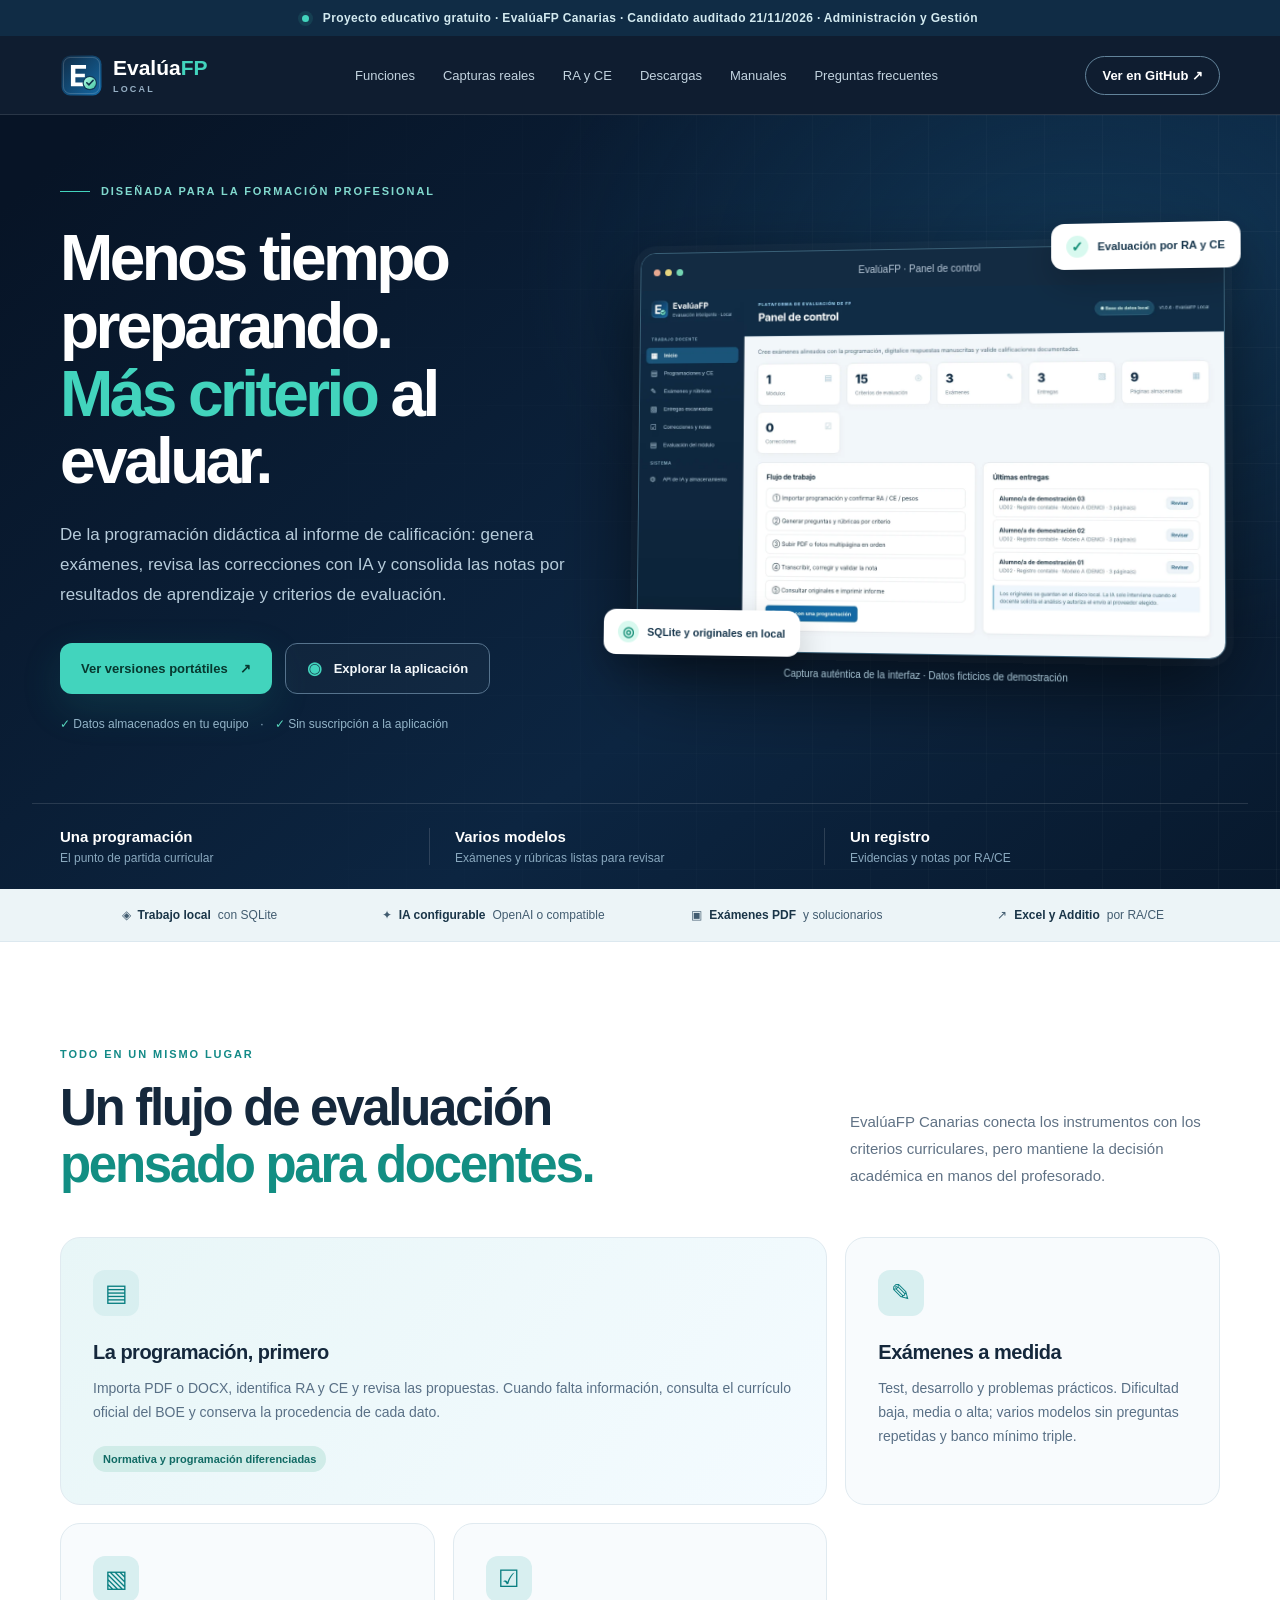
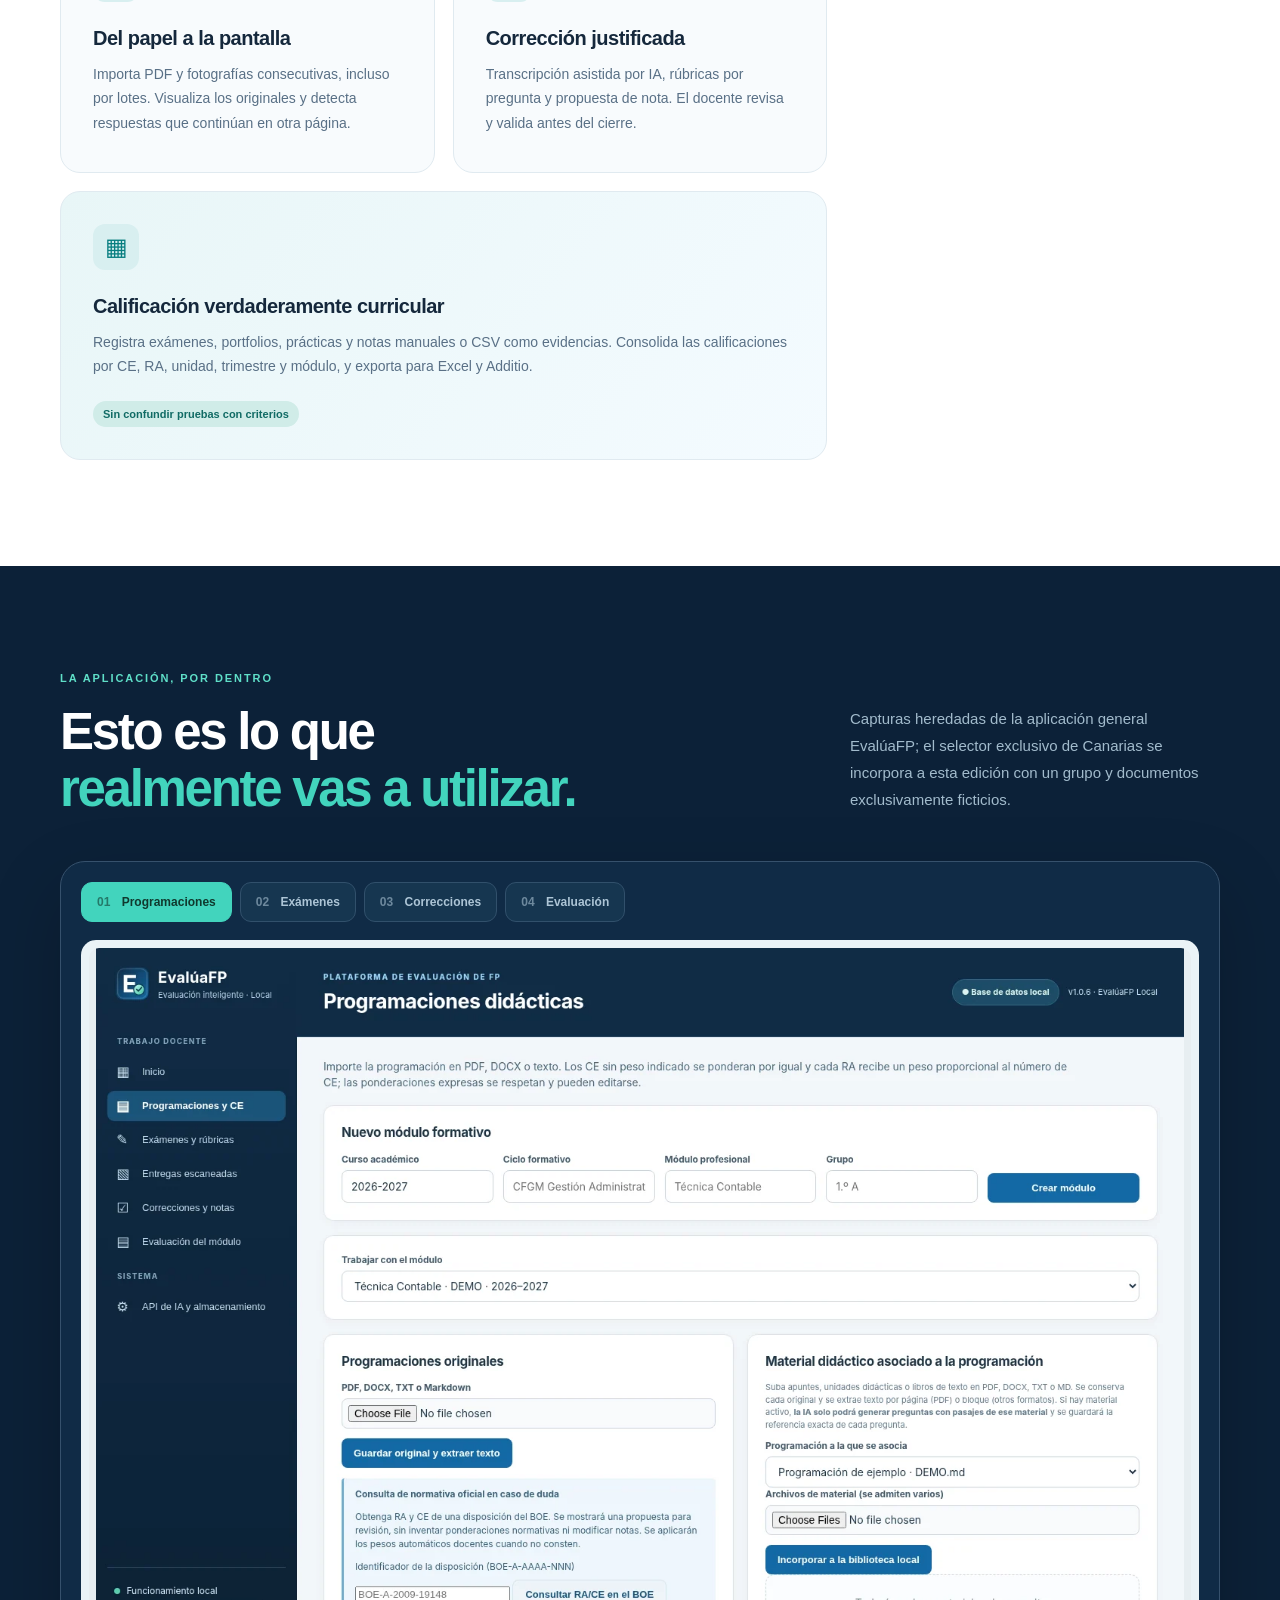
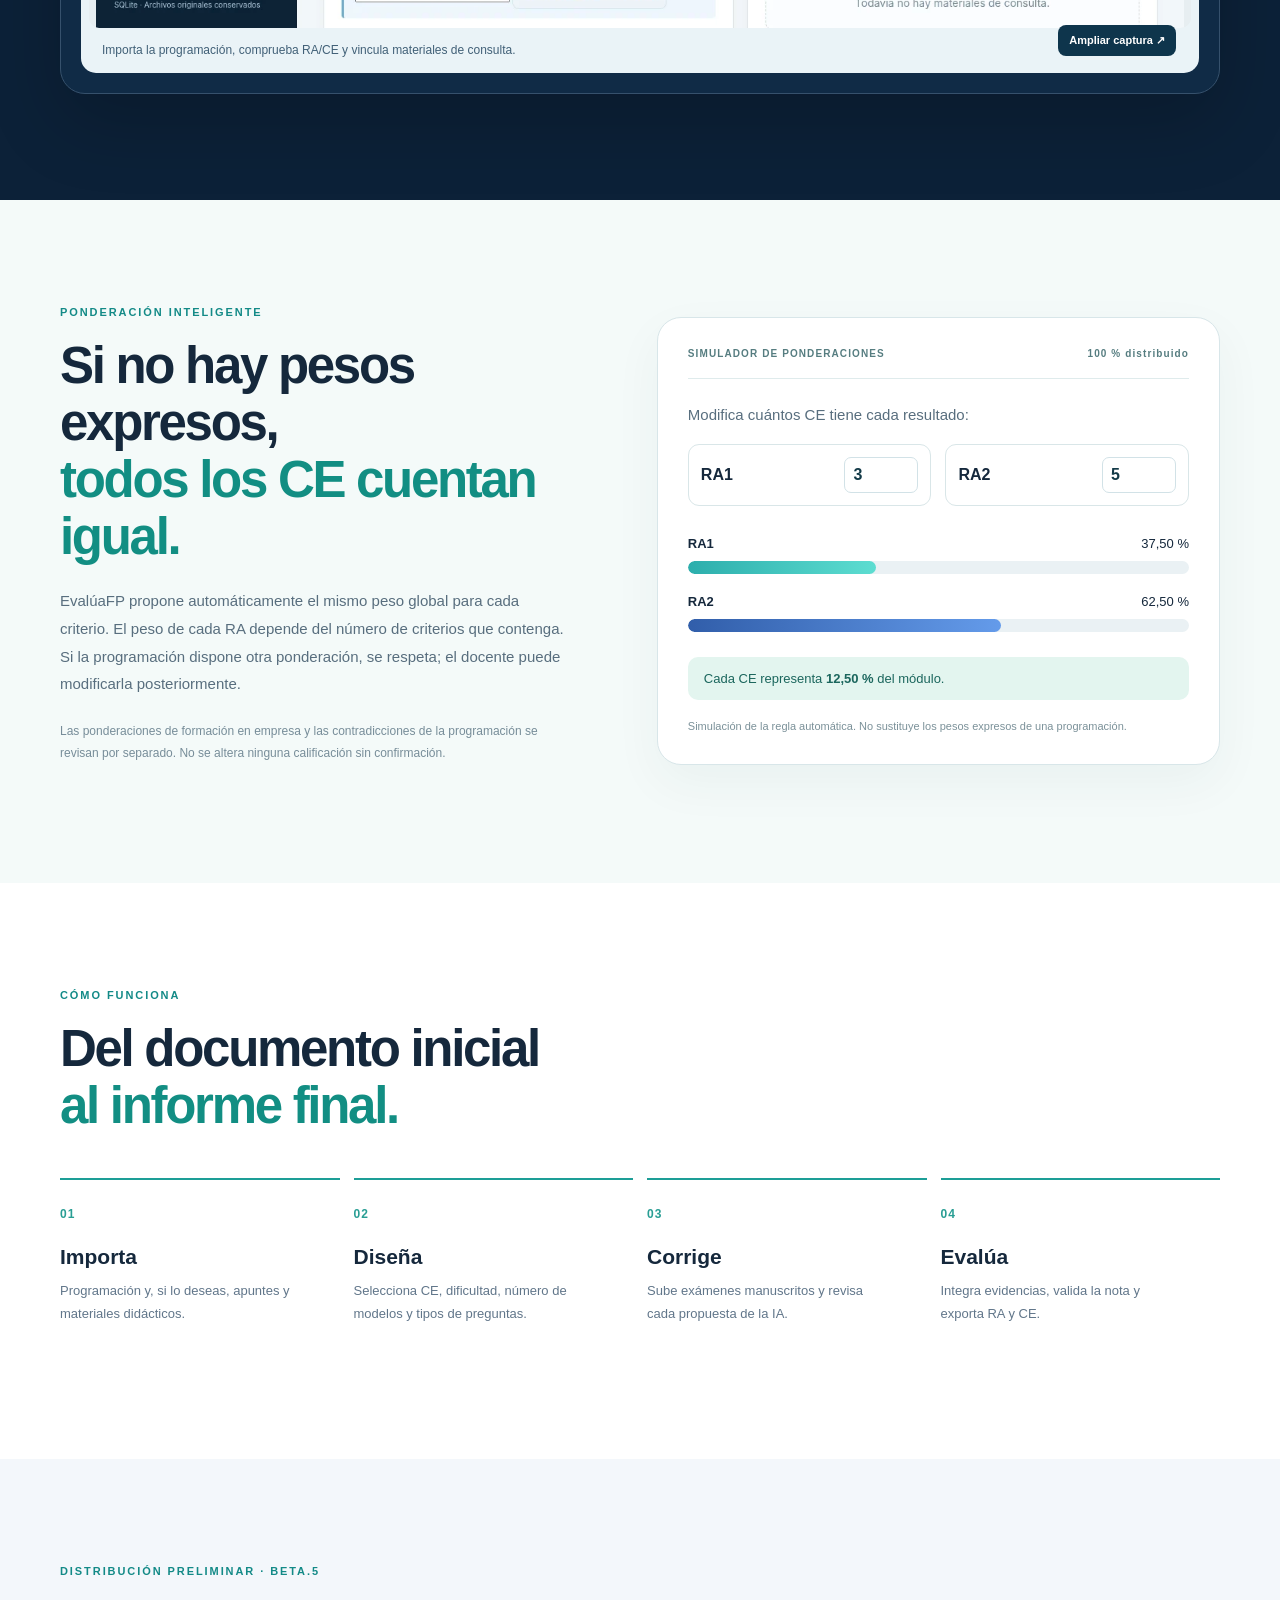
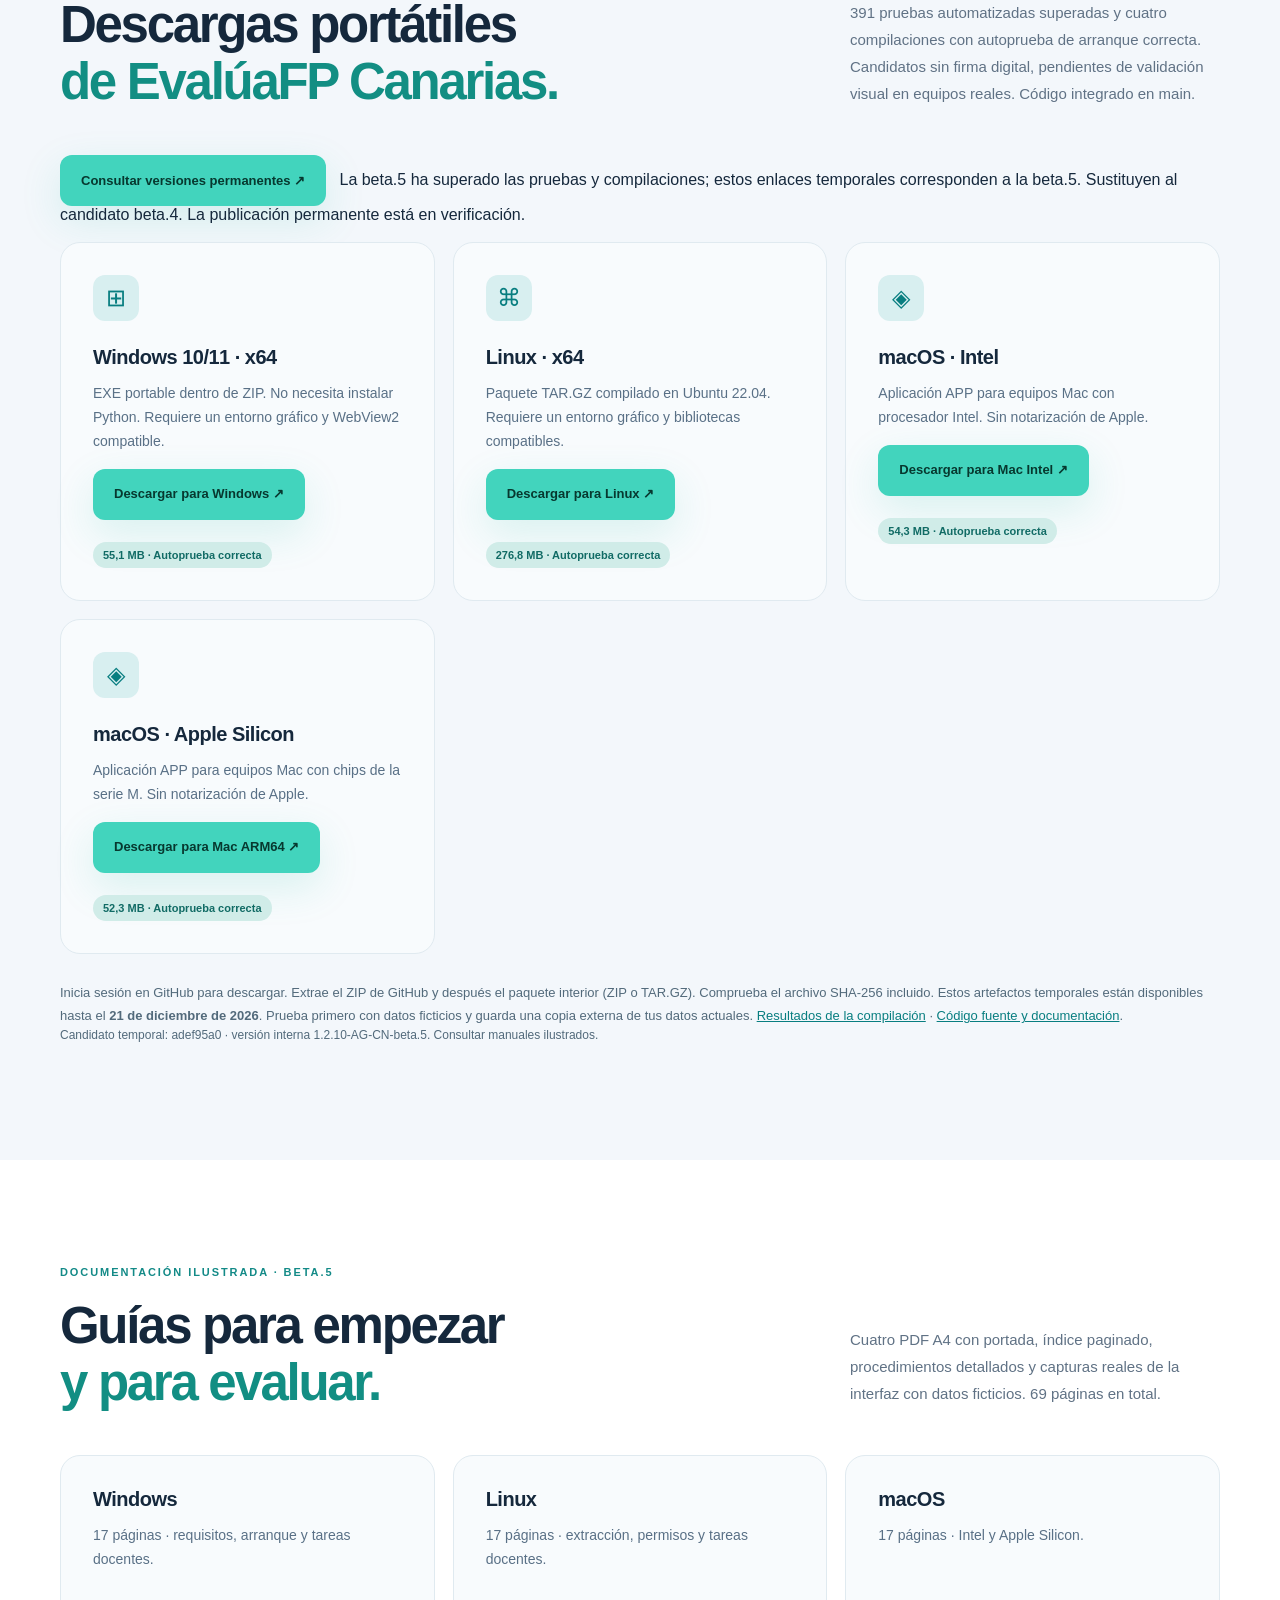
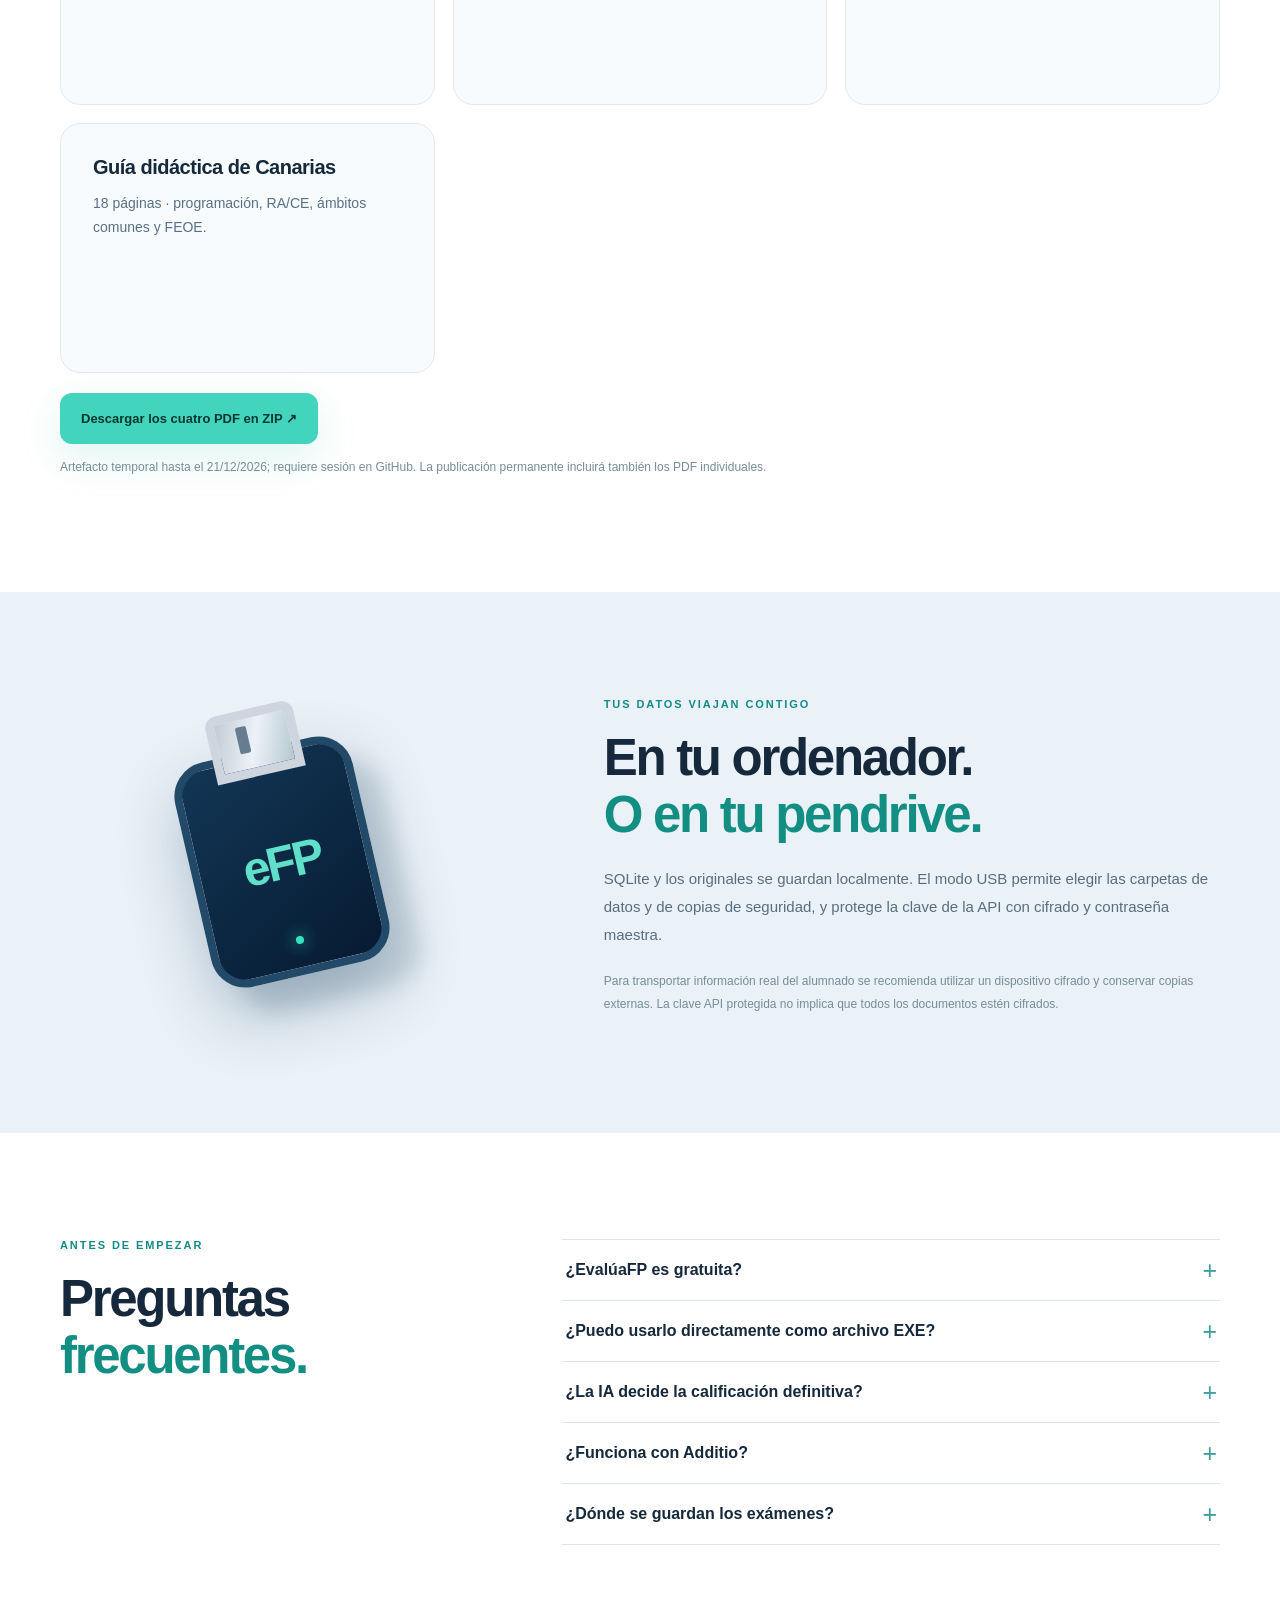
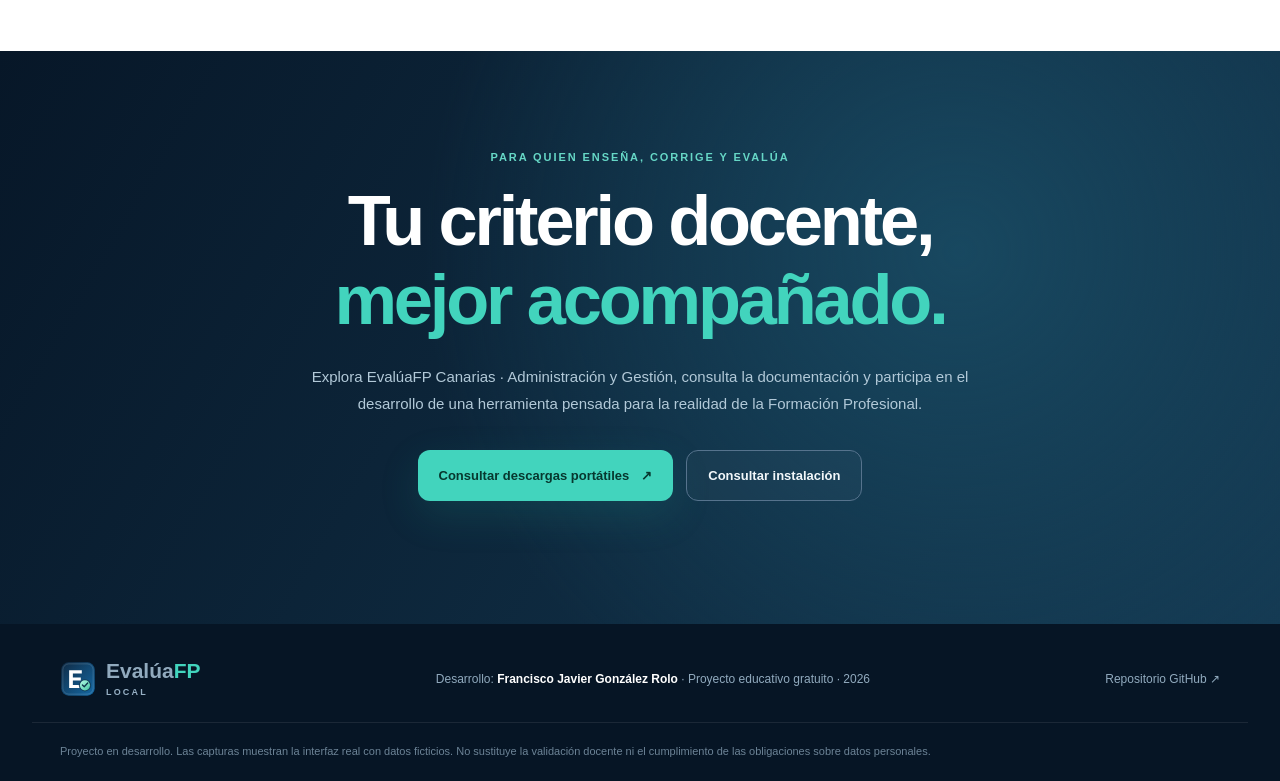
<file: docs/index.html>
<!doctype html>
<html lang="es">
<head>
  <meta charset="utf-8">
  <meta name="viewport" content="width=device-width, initial-scale=1">
  <meta name="color-scheme" content="dark light">
  <meta name="theme-color" content="#09172c">
  <meta name="description" content="EvalúaFP Canarias · Administración y Gestión: genera exámenes alineados con los RA y CE, corrige manuscritos con IA bajo revisión docente y organiza la evaluación de FP. Descarga gratuita.">
  <meta property="og:type" content="website">
  <meta property="og:title" content="EvalúaFP Canarias · Administración y Gestión · Evaluación de FP, con rigor y sin complicaciones">
  <meta property="og:description" content="Programaciones, exámenes, rúbricas, corrección asistida y evaluación curricular RA/CE. Gratuito, con SQLite local y modo USB.">
  <meta property="og:image" content="https://raw.githubusercontent.com/atreyu1968/EvaluaFPCanarias/main/docs/assets/screenshots/panel.webp">
  <title>EvalúaFP Canarias · Administración y Gestión — La evaluación de FP, bajo tu control</title>
  <link rel="icon" type="image/svg+xml" href="assets/logo.svg">
  <link rel="stylesheet" href="assets/landing.css">
  <script src="assets/landing.js" defer></script>
</head>
<body>
  <a class="skip" href="#contenido">Saltar al contenido</a>
  <div class="announcement"><span class="announcement-dot"></span> Proyecto educativo gratuito · EvalúaFP Canarias · Candidato auditado 21/11/2026 · Administración y Gestión</div>
  <header class="site-header" id="inicio">
    <div class="wrap head-inner">
      <a class="wordmark" href="#inicio" aria-label="EvalúaFP, ir al inicio"><img src="assets/logo.svg" alt="" width="43" height="43"><span>Evalúa<span class="accent">FP</span><small>LOCAL</small></span></a>
      <nav class="main-nav" aria-label="Navegación principal"><a href="#funciones">Funciones</a><a href="#capturas">Capturas reales</a><a href="#ponderaciones">RA y CE</a><a href="#descargas">Descargas</a><a href="#manuales">Manuales</a><a href="#preguntas">Preguntas frecuentes</a></nav>
      <a class="nav-cta" href="https://github.com/atreyu1968/EvaluaFPCanarias" target="_blank" rel="noopener noreferrer">Ver en GitHub <span aria-hidden="true">↗</span></a>
    </div>
  </header>
  <main id="contenido">
    <section class="hero">
      <div class="hero-glow" aria-hidden="true"></div>
      <div class="wrap hero-grid">
        <div class="hero-copy">
          <div class="eyebrow"><span class="line"></span> DISEÑADA PARA LA FORMACIÓN PROFESIONAL</div>
          <h1>Menos tiempo preparando.<br><em>Más criterio</em> al evaluar.</h1>
          <p class="hero-sub">De la programación didáctica al informe de calificación: genera exámenes, revisa las correcciones con IA y consolida las notas por resultados de aprendizaje y criterios de evaluación.</p>
          <div class="hero-actions"><a class="btn btn-primary" href="#descargas">Ver versiones portátiles <span aria-hidden="true">↗</span></a><a class="btn btn-ghost" href="#capturas"><span class="play" aria-hidden="true">◉</span> Explorar la aplicación</a></div>
          <p class="hero-note"><span class="check">✓</span> Datos almacenados en tu equipo <span class="sep">·</span> <span class="check">✓</span> Sin suscripción a la aplicación</p>
        </div>
        <div class="hero-media">
          <div class="hero-chip topchip"><span class="mini-check">✓</span><span>Evaluación por RA y CE</span></div>
          <div class="app-frame"><div class="frame-header"><div class="traffic" aria-hidden="true"><i></i><i></i><i></i></div><span>EvalúaFP · Panel de control</span><span class="frame-local">● LOCAL</span></div><img src="assets/screenshots/panel.webp" alt="Captura real de EvalúaFP: panel de control de la aplicación con datos de demostración" width="1440" height="900" fetchpriority="high"></div>
          <div class="hero-chip bottomchip"><span class="mini-check">◎</span><span>SQLite y originales en local</span></div>
          <div class="demo-label">Captura auténtica de la interfaz · Datos ficticios de demostración</div>
        </div>
      </div>
      <div class="wrap hero-bottom"><div><strong>Una programación</strong><span>El punto de partida curricular</span></div><div><strong>Varios modelos</strong><span>Exámenes y rúbricas listas para revisar</span></div><div><strong>Un registro</strong><span>Evidencias y notas por RA/CE</span></div></div>
    </section>
    <section class="trust-band" aria-label="Características principales"><div class="wrap trust-items"><span>◈ <b>Trabajo local</b> con SQLite</span><span>✦ <b>IA configurable</b> OpenAI o compatible</span><span>▣ <b>Exámenes PDF</b> y solucionarios</span><span>↗ <b>Excel y Additio</b> por RA/CE</span></div></section>

    <section class="section features" id="funciones">
      <div class="wrap">
        <div class="section-top"><div><p class="kicker">TODO EN UN MISMO LUGAR</p><h2>Un flujo de evaluación<br><em>pensado para docentes.</em></h2></div><p>EvalúaFP Canarias conecta los instrumentos con los criterios curriculares, pero mantiene la decisión académica en manos del profesorado.</p></div>
        <div class="feature-grid">
          <article class="feature-card feature-wide"><div class="feature-symbol">▤</div><h3>La programación, primero</h3><p>Importa PDF o DOCX, identifica RA y CE y revisa las propuestas. Cuando falta información, consulta el currículo oficial del BOE y conserva la procedencia de cada dato.</p><span class="mini-pill">Normativa y programación diferenciadas</span></article>
          <article class="feature-card"><div class="feature-symbol">✎</div><h3>Exámenes a medida</h3><p>Test, desarrollo y problemas prácticos. Dificultad baja, media o alta; varios modelos sin preguntas repetidas y banco mínimo triple.</p></article>
          <article class="feature-card"><div class="feature-symbol">▧</div><h3>Del papel a la pantalla</h3><p>Importa PDF y fotografías consecutivas, incluso por lotes. Visualiza los originales y detecta respuestas que continúan en otra página.</p></article>
          <article class="feature-card"><div class="feature-symbol">☑</div><h3>Corrección justificada</h3><p>Transcripción asistida por IA, rúbricas por pregunta y propuesta de nota. El docente revisa y valida antes del cierre.</p></article>
          <article class="feature-card feature-wide"><div class="feature-symbol">▦</div><h3>Calificación verdaderamente curricular</h3><p>Registra exámenes, portfolios, prácticas y notas manuales o CSV como evidencias. Consolida las calificaciones por CE, RA, unidad, trimestre y módulo, y exporta para Excel y Additio.</p><span class="mini-pill">Sin confundir pruebas con criterios</span></article>
        </div>
      </div>
    </section>

    <section class="section screen-section" id="capturas">
      <div class="wrap">
        <div class="section-top"><div><p class="kicker">LA APLICACIÓN, POR DENTRO</p><h2>Esto es lo que<br><em>realmente vas a utilizar.</em></h2></div><p>Capturas heredadas de la aplicación general EvalúaFP; el selector exclusivo de Canarias se incorpora a esta edición con un grupo y documentos exclusivamente ficticios.</p></div>
        <div class="showcase">
          <div class="showcase-controls" role="tablist" aria-label="Capturas de la aplicación">
            <button role="tab" class="screen-tab active" aria-selected="true" aria-controls="screen-image" data-shot="programaciones"><span>01</span> Programaciones</button>
            <button role="tab" class="screen-tab" aria-selected="false" aria-controls="screen-image" data-shot="examenes"><span>02</span> Exámenes</button>
            <button role="tab" class="screen-tab" aria-selected="false" aria-controls="screen-image" data-shot="correcciones"><span>03</span> Correcciones</button>
            <button role="tab" class="screen-tab" aria-selected="false" aria-controls="screen-image" data-shot="evaluacion"><span>04</span> Evaluación</button>
          </div>
          <div class="showcase-inner"><figure><img id="screen-image" src="assets/screenshots/programaciones.webp" alt="Captura real de la sección Programaciones didácticas de EvalúaFP con datos ficticios" width="1440" height="900" loading="lazy"><figcaption id="screen-caption">Importa la programación, comprueba RA/CE y vincula materiales de consulta.</figcaption></figure><button class="zoom-button" id="zoom-shot" type="button" aria-label="Ampliar captura">Ampliar captura <span aria-hidden="true">↗</span></button></div>
        </div>
      </div>
    </section>

    <section class="section weight-section" id="ponderaciones">
      <div class="wrap weight-grid">
        <div><p class="kicker">PONDERACIÓN INTELIGENTE</p><h2>Si no hay pesos expresos,<br><em>todos los CE cuentan igual.</em></h2><p>EvalúaFP propone automáticamente el mismo peso global para cada criterio. El peso de cada RA depende del número de criterios que contenga. Si la programación dispone otra ponderación, se respeta; el docente puede modificarla posteriormente.</p><p class="quiet-note">Las ponderaciones de formación en empresa y las contradicciones de la programación se revisan por separado. No se altera ninguna calificación sin confirmación.</p></div>
        <div class="calculator" aria-label="Ejemplo interactivo de ponderación por criterios"><div class="calc-header"><span>SIMULADOR DE PONDERACIONES</span><span>100 % distribuido</span></div><p>Modifica cuántos CE tiene cada resultado:</p><div class="calc-inputs"><label>RA1 <input id="count-ra1" type="number" value="3" min="1" max="30" step="1"></label><label>RA2 <input id="count-ra2" type="number" value="5" min="1" max="30" step="1"></label></div><div class="weight-bars"><div class="weight-label"><strong>RA1</strong><span id="weight-ra1">37,50 %</span></div><div class="bar"><div id="bar-ra1" class="bar-fill a" style="width:37.5%"></div></div><div class="weight-label"><strong>RA2</strong><span id="weight-ra2">62,50 %</span></div><div class="bar"><div id="bar-ra2" class="bar-fill b" style="width:62.5%"></div></div></div><div class="calc-result">Cada CE representa <b id="weight-ce">12,50 %</b> del módulo.</div><small>Simulación de la regla automática. No sustituye los pesos expresos de una programación.</small></div>
      </div>
    </section>

    <section class="section workflow"><div class="wrap"><div class="section-top"><div><p class="kicker">CÓMO FUNCIONA</p><h2>Del documento inicial<br><em>al informe final.</em></h2></div></div><div class="steps"><div><b>01</b><h3>Importa</h3><p>Programación y, si lo deseas, apuntes y materiales didácticos.</p></div><div><b>02</b><h3>Diseña</h3><p>Selecciona CE, dificultad, número de modelos y tipos de preguntas.</p></div><div><b>03</b><h3>Corrige</h3><p>Sube exámenes manuscritos y revisa cada propuesta de la IA.</p></div><div><b>04</b><h3>Evalúa</h3><p>Integra evidencias, valida la nota y exporta RA y CE.</p></div></div></div></section>

    <section class="section features" id="descargas" aria-labelledby="descargas-title" style="background:#f3f7fb">
      <div class="wrap">
        <div class="section-top"><div><p class="kicker">DISTRIBUCIÓN PRELIMINAR · BETA.5</p><h2 id="descargas-title">Descargas portátiles<br><em>de EvalúaFP Canarias.</em></h2></div><p>391 pruebas automatizadas superadas y cuatro compilaciones con autoprueba de arranque correcta. Candidatos sin firma digital, pendientes de validación visual en equipos reales. Código integrado en main.</p></div>
        <p style="margin:0 0 18px"><a class="btn btn-primary" href="https://github.com/atreyu1968/EvaluaFPCanarias/releases" target="_blank" rel="noopener noreferrer">Consultar versiones permanentes ↗</a> &nbsp; La beta.5 ha superado las pruebas y compilaciones; estos enlaces temporales corresponden a la beta.5. Sustituyen al candidato beta.4. La publicación permanente está en verificación.</p>
        <div class="feature-grid">
          <article class="feature-card">
            <div class="feature-symbol" aria-hidden="true">⊞</div>
            <h3>Windows 10/11 · x64</h3>
            <p>EXE portable dentro de ZIP. No necesita instalar Python. Requiere un entorno gráfico y WebView2 compatible.</p>
            <p style="margin-top:16px"><a class="btn btn-primary" href="https://github.com/atreyu1968/EvaluaFPCanarias/actions/runs/44957136836/artifacts/14727529843" target="_blank" rel="noopener noreferrer">Descargar para Windows ↗</a></p>
            <span class="mini-pill">55,1 MB · Autoprueba correcta</span>
          </article>
          <article class="feature-card">
            <div class="feature-symbol" aria-hidden="true">⌘</div>
            <h3>Linux · x64</h3>
            <p>Paquete TAR.GZ compilado en Ubuntu 22.04. Requiere un entorno gráfico y bibliotecas compatibles.</p>
            <p style="margin-top:16px"><a class="btn btn-primary" href="https://github.com/atreyu1968/EvaluaFPCanarias/actions/runs/44957136836/artifacts/14727997630" target="_blank" rel="noopener noreferrer">Descargar para Linux ↗</a></p>
            <span class="mini-pill">276,8 MB · Autoprueba correcta</span>
          </article>
          <article class="feature-card">
            <div class="feature-symbol" aria-hidden="true">◈</div>
            <h3>macOS · Intel</h3>
            <p>Aplicación APP para equipos Mac con procesador Intel. Sin notarización de Apple.</p>
            <p style="margin-top:16px"><a class="btn btn-primary" href="https://github.com/atreyu1968/EvaluaFPCanarias/actions/runs/44957136836/artifacts/14727787313" target="_blank" rel="noopener noreferrer">Descargar para Mac Intel ↗</a></p>
            <span class="mini-pill">54,3 MB · Autoprueba correcta</span>
          </article>
          <article class="feature-card">
            <div class="feature-symbol" aria-hidden="true">◈</div>
            <h3>macOS · Apple Silicon</h3>
            <p>Aplicación APP para equipos Mac con chips de la serie M. Sin notarización de Apple.</p>
            <p style="margin-top:16px"><a class="btn btn-primary" href="https://github.com/atreyu1968/EvaluaFPCanarias/actions/runs/44957136836/artifacts/14727833266" target="_blank" rel="noopener noreferrer">Descargar para Mac ARM64 ↗</a></p>
            <span class="mini-pill">52,3 MB · Autoprueba correcta</span>
          </article>
        </div>
        <p style="font-size:13px;line-height:1.8;color:#526a7b;margin:27px 0 0">Inicia sesión en GitHub para descargar. Extrae el ZIP de GitHub y después el paquete interior (ZIP o TAR.GZ). Comprueba el archivo SHA-256 incluido. Estos artefactos temporales están disponibles hasta el <strong>21 de diciembre de 2026</strong>. Prueba primero con datos ficticios y guarda una copia externa de tus datos actuales. <a href="https://github.com/atreyu1968/EvaluaFPCanarias/actions/runs/44957136836" target="_blank" rel="noopener noreferrer" style="color:#087e80;text-decoration:underline">Resultados de la compilación</a> · <a href="https://github.com/atreyu1968/EvaluaFPCanarias" target="_blank" rel="noopener noreferrer" style="color:#087e80;text-decoration:underline">Código fuente y documentación</a>.</p>
        <p style="font-size:12px;color:#526a7b">Candidato temporal: adef95a0 · versión interna 1.2.10-AG-CN-beta.5. <a href="#manuales">Consultar manuales ilustrados.</a></p>
      </div>
    </section>

    <section id="manuales" class="section features" aria-labelledby="manuales-title">
      <div class="wrap">
        <div class="section-top"><div><p class="kicker">DOCUMENTACIÓN ILUSTRADA · BETA.5</p><h2 id="manuales-title">Guías para empezar<br><em>y para evaluar.</em></h2></div><p>Cuatro PDF A4 con portada, índice paginado, procedimientos detallados y capturas reales de la interfaz con datos ficticios. 69 páginas en total.</p></div>
        <div class="feature-grid">
          <article class="feature-card"><h3>Windows</h3><p>17 páginas · requisitos, arranque y tareas docentes.</p></article>
          <article class="feature-card"><h3>Linux</h3><p>17 páginas · extracción, permisos y tareas docentes.</p></article>
          <article class="feature-card"><h3>macOS</h3><p>17 páginas · Intel y Apple Silicon.</p></article>
          <article class="feature-card"><h3>Guía didáctica de Canarias</h3><p>18 páginas · programación, RA/CE, ámbitos comunes y FEOE.</p></article>
        </div>
        <p style="margin-top:20px"><a class="btn btn-primary" href="https://github.com/atreyu1968/EvaluaFPCanarias/actions/runs/44957136836/artifacts/14728426288" target="_blank" rel="noopener noreferrer">Descargar los cuatro PDF en ZIP ↗</a></p>
        <p class="quiet-note">Artefacto temporal hasta el 21/12/2026; requiere sesión en GitHub. La publicación permanente incluirá también los PDF individuales.</p>
      </div>
    </section>
    <section class="section portability"><div class="wrap portability-inner"><div class="usb-art" aria-hidden="true"><div class="usb-outline"><span>eFP</span><i></i></div><div class="usb-shadow"></div></div><div><p class="kicker">TUS DATOS VIAJAN CONTIGO</p><h2>En tu ordenador.<br><em>O en tu pendrive.</em></h2><p>SQLite y los originales se guardan localmente. El modo USB permite elegir las carpetas de datos y de copias de seguridad, y protege la clave de la API con cifrado y contraseña maestra.</p><p class="quiet-note">Para transportar información real del alumnado se recomienda utilizar un dispositivo cifrado y conservar copias externas. La clave API protegida no implica que todos los documentos estén cifrados.</p></div></div></section>

    <section class="section faq" id="preguntas"><div class="wrap faq-grid"><div><p class="kicker">ANTES DE EMPEZAR</p><h2>Preguntas<br><em>frecuentes.</em></h2></div><div class="faq-list"><details><summary>¿EvalúaFP es gratuita?</summary><p>El proyecto se ofrece gratuitamente. Las API externas de inteligencia artificial, como OpenAI o servicios compatibles, pueden tener costes independientes. El programa puede gestionar archivos y calificaciones locales sin utilizarlas.</p></details><details><summary>¿Puedo usarlo directamente como archivo EXE?</summary><p>Ya hay paquetes portátiles de prueba para Windows x64, Linux x64 y macOS Intel/Apple Silicon en GitHub Actions. Abre la sección Descargas, inicia sesión en GitHub y baja el artefacto de tu sistema. Son betas aún sin firma y no equivalen a una instalación validada en todos los equipos.</p></details><details><summary>¿La IA decide la calificación definitiva?</summary><p>No. La IA propone transcripciones, correspondencias curriculares y calificaciones. El docente revisa las evidencias y valida los resultados antes del cierre.</p></details><details><summary>¿Funciona con Additio?</summary><p>Genera archivos Excel y CSV/TSV de configuración curricular y calificaciones por RA/CE. El formato exacto de importación debe comprobarse con la configuración de Additio disponible en cada centro.</p></details><details><summary>¿Dónde se guardan los exámenes?</summary><p>Los PDF e imágenes originales se conservan en el almacenamiento local y sus metadatos en SQLite. El docente puede configurar carpetas y respaldos, incluso en USB.</p></details></div></div></section>

    <section class="final-cta"><div class="wrap cta-content"><p class="kicker">PARA QUIEN ENSEÑA, CORRIGE Y EVALÚA</p><h2>Tu criterio docente,<br><em>mejor acompañado.</em></h2><p>Explora EvalúaFP Canarias · Administración y Gestión, consulta la documentación y participa en el desarrollo de una herramienta pensada para la realidad de la Formación Profesional.</p><div class="hero-actions"><a class="btn btn-primary" href="#descargas">Consultar descargas portátiles <span aria-hidden="true">↗</span></a><a class="btn btn-ghost" href="https://github.com/atreyu1968/EvaluaFPCanarias#inicio-en-windows-desde-el-c%C3%B3digo-fuente" target="_blank" rel="noopener noreferrer">Consultar instalación</a></div></div></section>
  </main>
  <footer class="footer"><div class="wrap footer-inner"><div class="wordmark"><img src="assets/logo.svg" alt="" width="36" height="36"><span>Evalúa<span class="accent">FP</span><small>LOCAL</small></span></div><p>Desarrollo: <strong>Francisco Javier González Rolo</strong> · Proyecto educativo gratuito · 2026</p><a href="https://github.com/atreyu1968/EvaluaFPCanarias" rel="noopener noreferrer" target="_blank">Repositorio GitHub ↗</a></div><div class="wrap legal">Proyecto en desarrollo. Las capturas muestran la interfaz real con datos ficticios. No sustituye la validación docente ni el cumplimiento de las obligaciones sobre datos personales.</div></footer>
  <dialog id="lightbox" class="lightbox" aria-label="Captura ampliada"><form method="dialog"><button class="lightbox-close" aria-label="Cerrar captura">✕</button></form><img id="lightbox-image" src="assets/screenshots/programaciones.webp" alt="Captura ampliada de EvalúaFP"><p id="lightbox-caption"></p></dialog>
</body>
</html>
</file>
<file: docs/assets/landing.css>
:root{--navy:#09172c;--navy2:#0e2744;--line:#dbe5ed;--teal:#42d4bd;--text:#15283c;--muted:#607285;--soft:#f3f7fb;--radius:22px}*{box-sizing:border-box}html{scroll-behavior:smooth}body{margin:0;font-family:Inter,ui-sans-serif,-apple-system,BlinkMacSystemFont,'Segoe UI',sans-serif;color:var(--text);background:#fff;-webkit-font-smoothing:antialiased}button,input{font:inherit}a{text-decoration:none;color:inherit}button{cursor:pointer}.skip{position:absolute;left:-9999px}.skip:focus{left:15px;top:15px;z-index:999;background:#fff;padding:10px}.wrap{max-width:1216px;padding:0 28px;margin:auto}.accent,.section-top em,.weight-grid h2 em,.workflow h2 em,.portability h2 em,.faq h2 em,.final-cta h2 em{color:#128e83;font-style:normal}.announcement{text-align:center;padding:11px 18px;color:#d2e9ef;font-size:12px;font-weight:650;background:#102c45;letter-spacing:.03em}.announcement-dot{display:inline-block;width:7px;height:7px;border-radius:50%;background:var(--teal);box-shadow:0 0 0 4px #3dd1b51d;margin-right:10px}.site-header{position:sticky;top:0;z-index:70;background:rgba(8,22,42,.97);backdrop-filter:blur(14px);border-bottom:1px solid #ffffff1c;color:#fff}.head-inner{height:78px;display:flex;align-items:center;justify-content:space-between;gap:26px}.wordmark{display:inline-flex;align-items:center;gap:10px;font-weight:840;font-size:21px;line-height:1}.wordmark img{border-radius:11px}.wordmark .accent{color:var(--teal)}.wordmark small{display:block;font-size:9px;font-weight:780;letter-spacing:.24em;color:#97b0c5;margin-top:7px}.main-nav{display:flex;gap:28px;font-size:13px;color:#c2d3df}.main-nav a:hover,.footer a:hover{color:var(--teal)}.nav-cta{font-size:13px;font-weight:750;padding:11px 16px;border:1px solid #62839a;border-radius:100px;white-space:nowrap}.nav-cta:hover{border-color:var(--teal)}.hero{background:radial-gradient(ellipse 44% 50% at 85% 20%,#16496b72,transparent),linear-gradient(140deg,#071426 5%,#0c2541 62%,#08192d);color:#fff;overflow:hidden;position:relative}.hero:before{content:'';position:absolute;inset:0;background-image:linear-gradient(#ffffff08 1px,transparent 1px),linear-gradient(90deg,#ffffff08 1px,transparent 1px);background-size:58px 58px;mask-image:linear-gradient(90deg,transparent 10%,black 100%);pointer-events:none}.hero-grid{min-height:650px;display:grid;grid-template-columns:.98fr 1.1fr;align-items:center;gap:45px;padding-top:70px;padding-bottom:60px;position:relative}.hero-copy{position:relative;z-index:2}.eyebrow,.kicker{font-size:11px;letter-spacing:.175em;font-weight:850}.eyebrow{display:flex;align-items:center;gap:11px;color:#81d9ce}.eyebrow .line{height:1px;width:30px;background:var(--teal)}h1,h2,h3,p{margin-top:0}.hero h1{font-size:clamp(46px,5vw,69px);letter-spacing:-.056em;line-height:1.06;margin:28px 0 24px;font-weight:850}.hero h1 em{font-style:normal;color:var(--teal)}.hero-sub{font-size:17px;line-height:1.76;color:#b6cbda;max-width:570px}.hero-actions{display:flex;flex-wrap:wrap;gap:13px;margin:33px 0 23px}.btn{display:inline-flex;align-items:center;justify-content:center;gap:12px;border-radius:12px;min-height:51px;padding:14px 21px;font-weight:800;font-size:13px;transition:transform .2s ease,background .2s ease}.btn:hover{transform:translateY(-2px)}.btn-primary{background:var(--teal);color:#07382f;box-shadow:0 14px 40px #24ba9c25}.btn-primary:hover{background:#7ae6d4}.btn-ghost{border:1px solid #56738d;color:#f2f7fa;background:#ffffff07}.btn-ghost:hover{background:#ffffff14}.play{font-size:17px;color:var(--teal)}.hero-note{font-size:12px;color:#93b4c8}.check{color:#57d8be}.sep{margin:0 8px}.hero-media{position:relative;min-width:0;transform:perspective(1300px) rotateY(-6deg) rotateX(2deg)}.app-frame{border:1px solid #396077;border-radius:16px;box-shadow:0 28px 82px #0009,0 0 0 7px #ffffff09;background:#0f2032;overflow:hidden;transform-origin:center}.frame-header{height:38px;display:flex;align-items:center;justify-content:space-between;padding:0 13px;color:#b8c8d8;font-size:10px;background:#132b42}.traffic{display:flex;gap:5px}.traffic i{display:block;width:7px;height:7px;border-radius:50%;background:#e7a890}.traffic i:nth-child(2){background:#e6d57f}.traffic i:nth-child(3){background:#74d5b2}.frame-local{color:#69d6ba;letter-spacing:.1em;font-size:9px}.app-frame img{display:block;width:100%;height:auto;aspect-ratio:16/10;object-fit:cover;object-position:top left}.hero-chip{position:absolute;z-index:3;display:flex;gap:9px;align-items:center;background:#fff;color:#18374d;font-size:11px;font-weight:800;border-radius:13px;padding:12px 15px;box-shadow:0 14px 35px #0003;transform:rotateY(6deg)}.topchip{top:-22px;right:-16px}.bottomchip{bottom:22px;left:-35px}.mini-check{display:grid;place-items:center;width:22px;height:22px;background:#d8f9ef;border-radius:50%;color:#168f77;font-size:14px}.demo-label{font-size:10px;color:#a6c3d2;text-align:center;margin-top:15px;transform:rotateY(6deg)}.hero-bottom{border-top:1px solid #ffffff20;display:grid;grid-template-columns:repeat(3,1fr);position:relative;padding-top:24px;padding-bottom:24px;gap:25px}.hero-bottom>div{border-right:1px solid #ffffff24;padding-right:24px}.hero-bottom>div:last-child{border:0}.hero-bottom strong{display:block;color:#fff;font-size:15px}.hero-bottom span{display:block;color:#8aa9bf;margin-top:6px;font-size:12px}.trust-band{background:#ecf4f7;border-bottom:1px solid #dce8ef}.trust-items{display:grid;grid-template-columns:repeat(4,1fr);gap:15px;padding-top:19px;padding-bottom:19px;font-size:12px;color:#425c70;text-align:center}.trust-items span{display:flex;align-items:center;justify-content:center;gap:7px}.trust-items b{color:#1a3548}.section{padding:106px 0;scroll-margin-top:95px}.section-top{display:flex;align-items:end;justify-content:space-between;gap:40px;margin-bottom:44px}.kicker{color:#138a87;margin-bottom:19px}.section-top h2,.weight-grid h2,.workflow h2,.portability h2,.faq h2,.final-cta h2{font-size:clamp(34px,4vw,51px);line-height:1.12;font-weight:830;letter-spacing:-.045em;margin:0}.section-top>p{max-width:370px;line-height:1.8;color:var(--muted);font-size:15px;margin:0 0 4px}.features{background:#fff}.feature-grid{display:grid;grid-template-columns:repeat(3,1fr);gap:18px}.feature-card{border:1px solid #e0eaf0;border-radius:20px;background:#f8fbfd;padding:32px;min-height:250px;transition:box-shadow .2s,transform .2s}.feature-card:hover{transform:translateY(-4px);box-shadow:0 18px 35px #152e3f0d}.feature-wide{grid-column:span 2;background:linear-gradient(130deg,#e8f6f7,#f4fbff)}.feature-symbol{display:grid;place-items:center;width:46px;height:46px;border-radius:12px;background:#d8eff0;color:#087e80;font-size:24px;margin-bottom:25px}.feature-card h3{font-size:20px;letter-spacing:-.025em;margin-bottom:12px}.feature-card p{line-height:1.72;font-size:14px;color:#597086;margin:0}.mini-pill{display:inline-block;background:#d0ece8;color:#116b65;padding:7px 10px;border-radius:50px;font-size:11px;font-weight:750;margin-top:22px}.screen-section{background:#0c2138;color:#fff}.screen-section .section-top>p{color:#a2bbcc}.screen-section .kicker{color:#5fdfc8}.screen-section h2 em{color:var(--teal)}.showcase{border:1px solid #36516c;border-radius:25px;background:#102b46;padding:20px;box-shadow:0 28px 75px #0003}.showcase-controls{display:flex;flex-wrap:wrap;gap:8px;margin-bottom:18px}.screen-tab{background:#163650;color:#adc5d6;border:1px solid #31506b;border-radius:11px;padding:12px 15px;font-size:12px;font-weight:800}.screen-tab span{opacity:.58;margin-right:8px}.screen-tab:hover{background:#21415b}.screen-tab.active{background:var(--teal);border-color:var(--teal);color:#10392e}.showcase-inner{background:#eaf3f7;border-radius:15px;padding:8px;position:relative}.showcase-inner figure{margin:0}.showcase-inner figure img{display:block;width:100%;height:auto;max-height:680px;object-fit:contain;object-position:top;border-radius:10px;background:#e7eef1}.showcase-inner figcaption{font-size:12px;color:#416077;padding:15px 13px 8px}.zoom-button{position:absolute;right:23px;bottom:17px;border:0;background:#0e354c;color:#fff;border-radius:8px;padding:9px 11px;font-size:11px;font-weight:700}.weight-section{background:#f4faf9}.weight-grid{display:grid;grid-template-columns:.9fr 1fr;gap:90px;align-items:center}.weight-grid>div>p:not(.kicker),.portability p:not(.kicker){color:#586e7e;line-height:1.85;font-size:15px;margin-top:22px}.quiet-note{font-size:12px!important;color:#778d99!important}.calculator{background:#fff;border:1px solid #d8e6e9;padding:30px;border-radius:24px;box-shadow:0 18px 50px #0f42450c}.calc-header{display:flex;justify-content:space-between;gap:8px;font-size:10px;letter-spacing:.11em;font-weight:850;color:#567d80;border-bottom:1px solid #dfebec;padding-bottom:19px}.calculator>p{font-size:13px;color:#617b86;margin:24px 0 15px}.calc-inputs{display:grid;grid-template-columns:1fr 1fr;gap:14px}.calc-inputs label{display:flex;align-items:center;justify-content:space-between;gap:12px;border:1px solid #d9e6e8;padding:12px;border-radius:11px;font-weight:800}.calc-inputs input{width:74px;border:1px solid #d2e2e7;border-radius:7px;padding:8px;font-weight:700;color:#133a48}.weight-bars{margin-top:30px}.weight-label{display:flex;justify-content:space-between;margin:20px 0 10px;font-size:13px}.bar{height:13px;background:#eaf1f4;border-radius:25px;overflow:hidden}.bar-fill{height:100%;border-radius:25px;transition:width .35s}.bar-fill.a{background:linear-gradient(90deg,#2caeac,#5dddd1)}.bar-fill.b{background:linear-gradient(90deg,#315eaa,#649bea)}.calc-result{background:#e3f5ef;border-radius:10px;padding:14px 16px;color:#1b665d;font-size:13px;margin:25px 0 16px}.calculator small{font-size:11px;color:#7b9199}.workflow{background:#fff}.steps{display:grid;grid-template-columns:repeat(4,1fr);gap:14px}.steps>div{border-top:2px solid #1d9e97;padding:24px 15px 15px 0}.steps b{font-size:12px;color:#299e94;letter-spacing:.08em}.steps h3{font-size:21px;margin:23px 0 11px}.steps p{font-size:13px;color:#61768a;line-height:1.75;max-width:245px}.portability{background:#eaf1f7}.portability-inner{display:grid;grid-template-columns:.72fr 1fr;align-items:center;gap:100px}.usb-art{height:310px;display:flex;justify-content:center;align-items:center;position:relative}.usb-outline{width:182px;height:230px;background:linear-gradient(150deg,#123655,#071b32);border:8px solid #234968;border-radius:35px;position:relative;display:grid;place-items:center;box-shadow:25px 30px 20px #2b526328,0 28px 65px #294d6d55;transform:rotate(-13deg)}.usb-outline:before{content:'';width:72px;height:50px;position:absolute;top:-50px;border-radius:12px 12px 0 0;background:linear-gradient(110deg,#c1cad4,#edf2f8,#b4c8cf);border:9px solid #ced5df}.usb-outline:after{content:'';width:11px;height:27px;background:#667d8f;position:absolute;top:-34px;left:67px;border-radius:2px}.usb-outline span{color:#60e0ca;font-size:48px;font-weight:900;letter-spacing:-.06em}.usb-outline i{position:absolute;bottom:23px;width:8px;height:8px;border-radius:50%;background:#37e2c4;box-shadow:0 0 15px #33e9c3}.faq{background:#fff}.faq-grid{display:grid;grid-template-columns:.65fr 1fr;gap:75px}.faq-list{border-top:1px solid var(--line)}.faq-list details{border-bottom:1px solid var(--line);padding:21px 3px}.faq-list summary{font-size:16px;font-weight:760;cursor:pointer;list-style:none;position:relative;padding-right:30px}.faq-list summary:after{content:'+';font-size:25px;font-weight:350;position:absolute;right:0;top:-5px;color:#409e9e}.faq-list details[open] summary:after{content:'−'}.faq-list p{color:#657a8c;line-height:1.75;font-size:13px;margin:14px 0 0}.final-cta{padding:100px 0;background:radial-gradient(circle at 75% 35%,#184860 0,transparent 52%),linear-gradient(120deg,#071728,#143952);color:#fff;text-align:center}.final-cta .kicker{color:#66d7c6}.final-cta h2{font-size:clamp(44px,5.5vw,72px)}.final-cta h2 em{color:var(--teal)}.final-cta p:not(.kicker){font-size:15px;color:#b2c9d8;line-height:1.8;max-width:700px;margin:24px auto 0}.final-cta .hero-actions{justify-content:center}.footer{background:#061525;color:#91aabe;padding:36px 0 20px}.footer-inner{display:flex;align-items:center;justify-content:space-between;gap:20px;font-size:12px}.footer-inner p{margin:0}.footer-inner strong{color:#fff}.footer-inner a{white-space:nowrap}.legal{margin-top:25px;border-top:1px solid #ffffff15;padding-top:20px;color:#6c8396;font-size:11px;line-height:1.6}.lightbox{position:fixed;inset:0;max-width:min(96vw,1560px);max-height:95vh;border:0;border-radius:14px;background:#f0f5f7;box-shadow:0 20px 100px #0009;padding:12px}.lightbox::backdrop{background:#001422d9}.lightbox img{width:100%;max-height:83vh;object-fit:contain}.lightbox p{text-align:center;font-size:13px;color:#42596a;margin:8px}.lightbox-close{position:absolute;right:15px;top:14px;background:#122e46;color:#fff;border:0;border-radius:8px;padding:9px 12px;z-index:2}@media(max-width:1050px){.main-nav{display:none}.hero-grid{grid-template-columns:1fr;min-height:auto;padding-top:75px}.hero-copy{max-width:740px}.hero h1{max-width:780px}.hero-media{max-width:900px;transform:none}.hero-chip{transform:none}.demo-label{transform:none}.feature-grid{grid-template-columns:repeat(2,1fr)}.feature-wide{grid-column:span 2}.weight-grid,.portability-inner{gap:35px}}@media(max-width:720px){.wrap{padding-left:20px;padding-right:20px}.head-inner{height:67px}.nav-cta{font-size:11px;padding:10px}.hero-grid{padding-top:55px;padding-bottom:45px;gap:55px}.hero h1{font-size:clamp(42px,10vw,62px)}.hero-sub{font-size:15px}.hero-chip{display:none}.hero-bottom{grid-template-columns:1fr;gap:14px}.hero-bottom>div{border:0;padding:0}.trust-items{grid-template-columns:1fr 1fr}.trust-items span{font-size:11px}.section{padding:75px 0}.section-top{display:block}.section-top>p{margin-top:20px}.feature-grid,.weight-grid,.portability-inner,.faq-grid{grid-template-columns:1fr}.feature-wide{grid-column:span 1}.feature-card{min-height:0;padding:26px}.showcase{padding:9px}.screen-tab{padding:10px 12px}.showcase-inner figcaption{padding-bottom:44px}.steps{grid-template-columns:repeat(2,1fr)}.portability-inner{gap:0}.usb-art{height:210px}.usb-outline{transform:scale(.75) rotate(-13deg)}.footer-inner{flex-wrap:wrap}.footer-inner p{order:3;width:100%}.calculator{padding:22px}.weight-grid{gap:40px}.hero-actions .btn{width:100%}}@media(prefers-reduced-motion:reduce){html{scroll-behavior:auto}*,*:before,*:after{transition:none!important;animation:none!important}}
</file>
